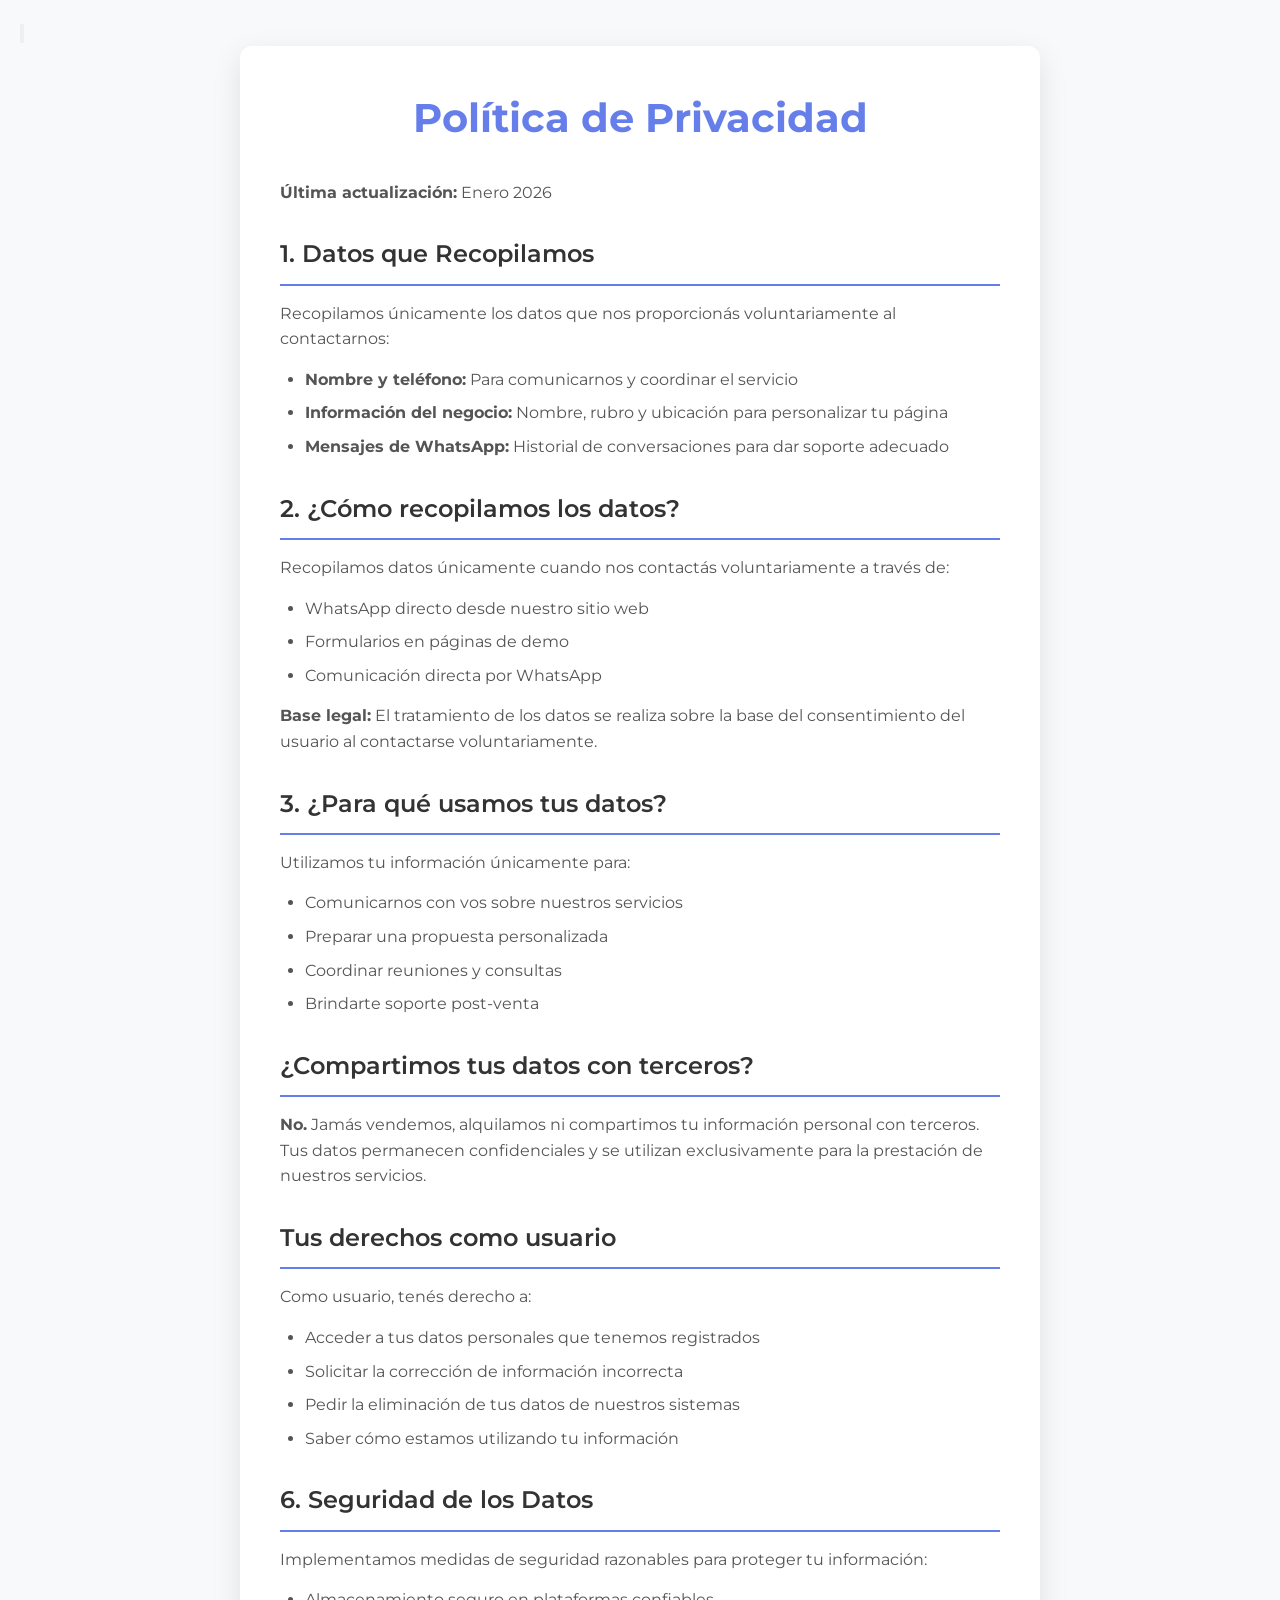
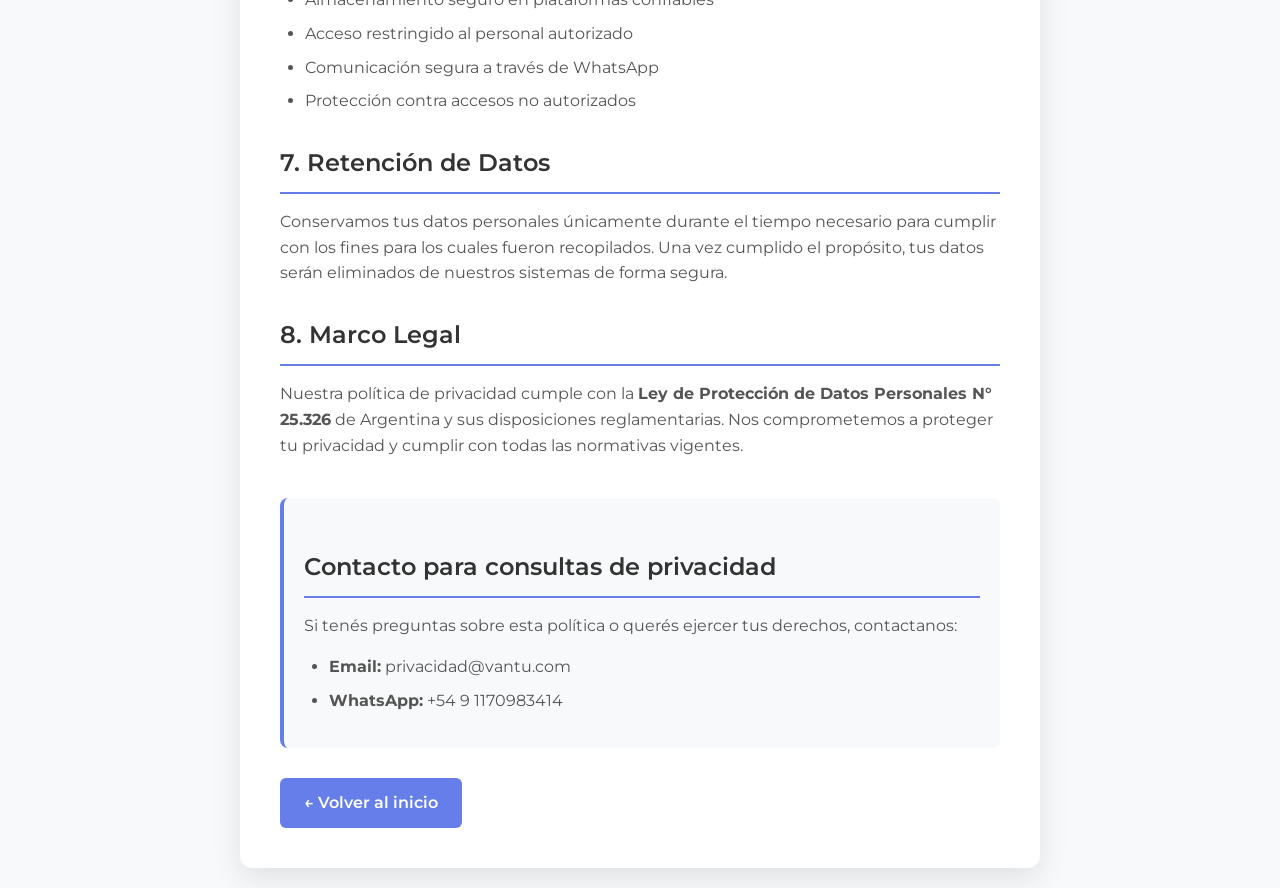
<file: privacidad.html>
<!DOCTYPE html>
<html lang="es">
<head>
    <meta charset="UTF-8">
    <meta name="viewport" content="width=device-width, initial-scale=1.0">
    <meta name="description" content="Política de Privacidad - Vantu Web Development">
    <title>Política de Privacidad - Vantu</title>
    
    <!-- Google Fonts -->
    <link rel="preconnect" href="https://fonts.googleapis.com">
    <link rel="preconnect" href="https://fonts.gstatic.com" crossorigin>
    <link href="https://fonts.googleapis.com/css2?family=Montserrat:wght@300;400;600;700&display=swap" rel="stylesheet">
    
    <!-- Favicon -->
    <link rel="icon" type="image/x-icon" href="assets/favicon.ico">
    
    <!-- Modo Oscuro -->
    <script src="dark-mode.js"></script>
    
    <style>
        * {
            margin: 0;
            padding: 0;
            box-sizing: border-box;
        }
        
        body {
            font-family: 'Montserrat', sans-serif;
            line-height: 1.6;
            color: #333;
            background-color: #f8f9fa;
            padding: 20px;
        }
        
        .container {
            max-width: 800px;
            margin: 0 auto;
            background: white;
            padding: 40px;
            border-radius: 12px;
            box-shadow: 0 10px 30px rgba(0,0,0,0.1);
        }
        
        h1 {
            color: #667eea;
            font-size: 2.5rem;
            font-weight: 700;
            margin-bottom: 30px;
            text-align: center;
        }
        
        h2 {
            color: #333;
            font-size: 1.5rem;
            font-weight: 600;
            margin: 30px 0 15px 0;
            padding-bottom: 10px;
            border-bottom: 2px solid #667eea;
        }
        
        p {
            margin-bottom: 15px;
            color: #555;
        }
        
        ul {
            margin: 15px 0;
            padding-left: 25px;
        }
        
        li {
            margin-bottom: 8px;
            color: #555;
        }
        
        .contact-section {
            margin-top: 40px;
            padding: 20px;
            background: #f8f9fa;
            border-radius: 8px;
            border-left: 4px solid #667eea;
        }
        
        .back-link {
            display: inline-block;
            margin-top: 30px;
            padding: 12px 24px;
            background: #667eea;
            color: white;
            text-decoration: none;
            border-radius: 6px;
            font-weight: 600;
            transition: all 0.3s ease;
        }
        
        .back-link:hover {
            background: #5a67d8;
            transform: translateY(-2px);
        }
        
        @media (max-width: 768px) {
            body {
                padding: 10px;
            }
            
            .container {
                padding: 20px;
            }
            
            h1 {
                font-size: 2rem;
            }
            
            h2 {
                font-size: 1.3rem;
            }
            
            .dark-mode-toggle {
                width: 45px;
                height: 45px;
            }
        }
        
        /* Modo Oscuro */
        body.dark-mode {
            background-color: #1a1a1a;
            color: #e5e5e5;
        }
        
        body.dark-mode .container {
            background-color: #2d2d2d;
        }
        
        body.dark-mode h1 {
            color: #ffffff;
        }
        
        body.dark-mode h2 {
            color: #e5e5e5;
            border-bottom-color: #404040;
        }
        
        body.dark-mode p {
            color: #a0a0a0;
        }
        
        body.dark-mode li {
            color: #a0a0a0;
        }
        
        body.dark-mode .contact-section {
            background-color: #2d2d2d;
            border-left-color: #404040;
        }
        
        body.dark-mode .back-link {
            background: #404040;
            color: #e5e5e5;
        }
        
        body.dark-mode .back-link:hover {
            background: #555555;
        }
    </style>
</head>
<body>
    
    <!-- Botón de Modo Nocturno -->
    <button id="dark-mode-toggle" class="dark-mode-toggle" onclick="toggleDarkMode()" title="Modo Nocturno">
        <svg viewBox="0 0 24 24" fill="currentColor" class="moon-icon">
            <path d="M21 12.79A9 9 0 1 1 11.21 3 7 7 0 0 0-9.79 9.79 9.79 0 0 0 9.79-9.79A9 9 0 0 0 21 12.79z"/>
        </svg>
        <svg viewBox="0 0 24 24" fill="currentColor" class="sun-icon" style="display: none;">
            <path d="M12 7c-2.76 0-5 2.24-5 5s2.24 5 5 5 5-2.24 5-5-2.24-5-5-5zm0-2c3.31 0 6 2.69 6 6s-2.69 6-6 6-6-2.69-6-6-6-2.69-6-6 6zm0 14c3.31 0 6-2.69 6-6s-2.69-6-6-6-6-2.69-6-6 6zm0-18c-3.31 0-6 2.69-6 6s2.69 6 6 6-2.69 6-6-6-2.69-6-6 6zm0 2c2.21 0 4 1.79 4 4s-1.79 4-4 4-1.79-4-4-1.79-4-4 4zm0 14c2.21 0 4 1.79 4 4s-1.79 4-4 4-1.79-4-4-1.79-4-4 4z"/>
        </svg>
    </button>
    <div class="container">
        <h1>Política de Privacidad</h1>
        
        <p><strong>Última actualización:</strong> Enero 2026</p>
        
        <h2>1. Datos que Recopilamos</h2>
        <p>Recopilamos únicamente los datos que nos proporcionás voluntariamente al contactarnos:</p>
        <ul>
            <li><strong>Nombre y teléfono:</strong> Para comunicarnos y coordinar el servicio</li>
            <li><strong>Información del negocio:</strong> Nombre, rubro y ubicación para personalizar tu página</li>
            <li><strong>Mensajes de WhatsApp:</strong> Historial de conversaciones para dar soporte adecuado</li>
        </ul>
        
        <h2>2. ¿Cómo recopilamos los datos?</h2>
        <p>Recopilamos datos únicamente cuando nos contactás voluntariamente a través de:</p>
        <ul>
            <li>WhatsApp directo desde nuestro sitio web</li>
            <li>Formularios en páginas de demo</li>
            <li>Comunicación directa por WhatsApp</li>
        </ul>
        
        <p><strong>Base legal:</strong> El tratamiento de los datos se realiza sobre la base del consentimiento del usuario al contactarse voluntariamente.</p>
        
        <h2>3. ¿Para qué usamos tus datos?</h2>
        <p>Utilizamos tu información únicamente para:</p>
        <ul>
            <li>Comunicarnos con vos sobre nuestros servicios</li>
            <li>Preparar una propuesta personalizada</li>
            <li>Coordinar reuniones y consultas</li>
            <li>Brindarte soporte post-venta</li>
        </ul>
        
        <h2>¿Compartimos tus datos con terceros?</h2>
        <p><strong>No.</strong> Jamás vendemos, alquilamos ni compartimos tu información personal con terceros. Tus datos permanecen confidenciales y se utilizan exclusivamente para la prestación de nuestros servicios.</p>
        
        <h2>Tus derechos como usuario</h2>
        <p>Como usuario, tenés derecho a:</p>
        <ul>
            <li>Acceder a tus datos personales que tenemos registrados</li>
            <li>Solicitar la corrección de información incorrecta</li>
            <li>Pedir la eliminación de tus datos de nuestros sistemas</li>
            <li>Saber cómo estamos utilizando tu información</li>
        </ul>
        
        <h2>6. Seguridad de los Datos</h2>
        <p>Implementamos medidas de seguridad razonables para proteger tu información:</p>
        <ul>
            <li>Almacenamiento seguro en plataformas confiables</li>
            <li>Acceso restringido al personal autorizado</li>
            <li>Comunicación segura a través de WhatsApp</li>
            <li>Protección contra accesos no autorizados</li>
        </ul>
        
        <h2>7. Retención de Datos</h2>
        <p>Conservamos tus datos personales únicamente durante el tiempo necesario para cumplir con los fines para los cuales fueron recopilados. Una vez cumplido el propósito, tus datos serán eliminados de nuestros sistemas de forma segura.</p>
        
        <h2>8. Marco Legal</h2>
        <p>Nuestra política de privacidad cumple con la <strong>Ley de Protección de Datos Personales N° 25.326</strong> de Argentina y sus disposiciones reglamentarias. Nos comprometemos a proteger tu privacidad y cumplir con todas las normativas vigentes.</p>
        
        <div class="contact-section">
            <h2>Contacto para consultas de privacidad</h2>
            <p>Si tenés preguntas sobre esta política o querés ejercer tus derechos, contactanos:</p>
            <ul>
                <li><strong>Email:</strong> privacidad@vantu.com</li>
                <li><strong>WhatsApp:</strong> +54 9 1170983414</li>
            </ul>
        </div>
        
        <a href="index.html" class="back-link">← Volver al inicio</a>
    </div>
</body>
</html>
</file>
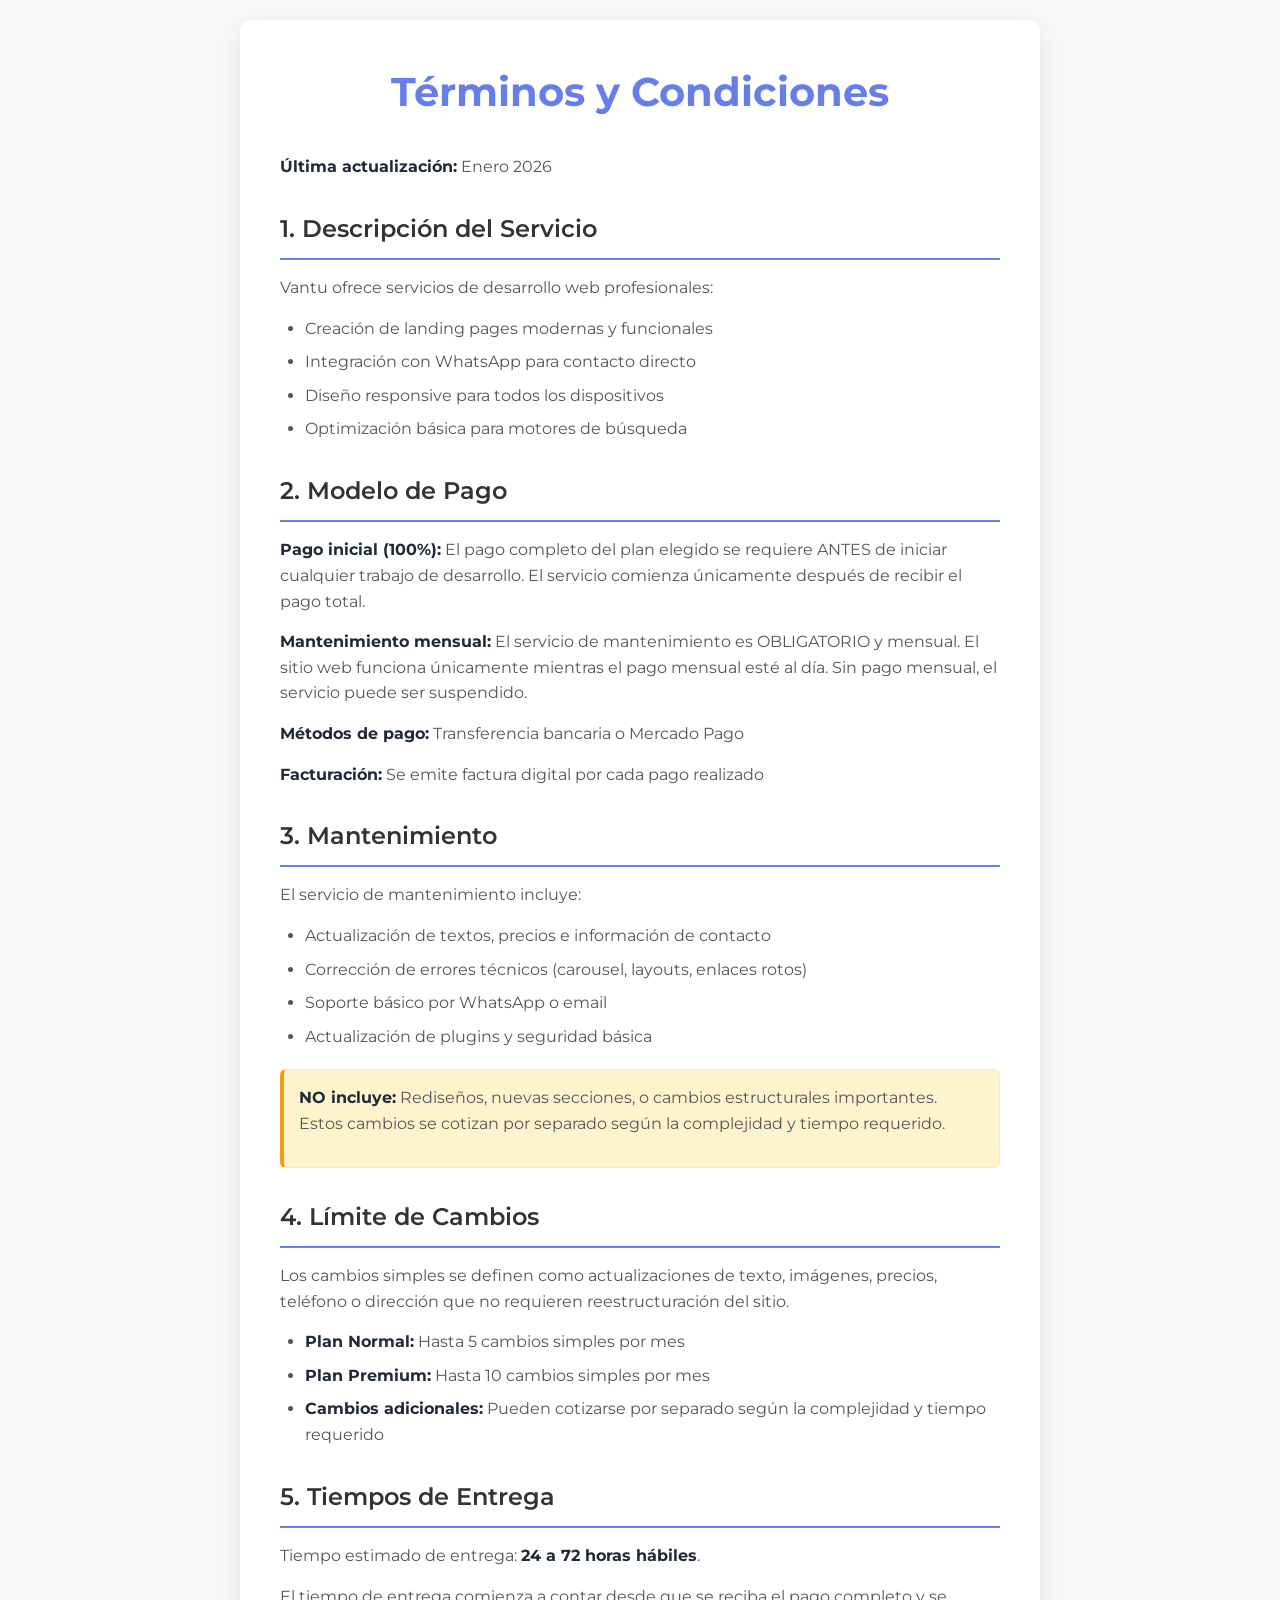
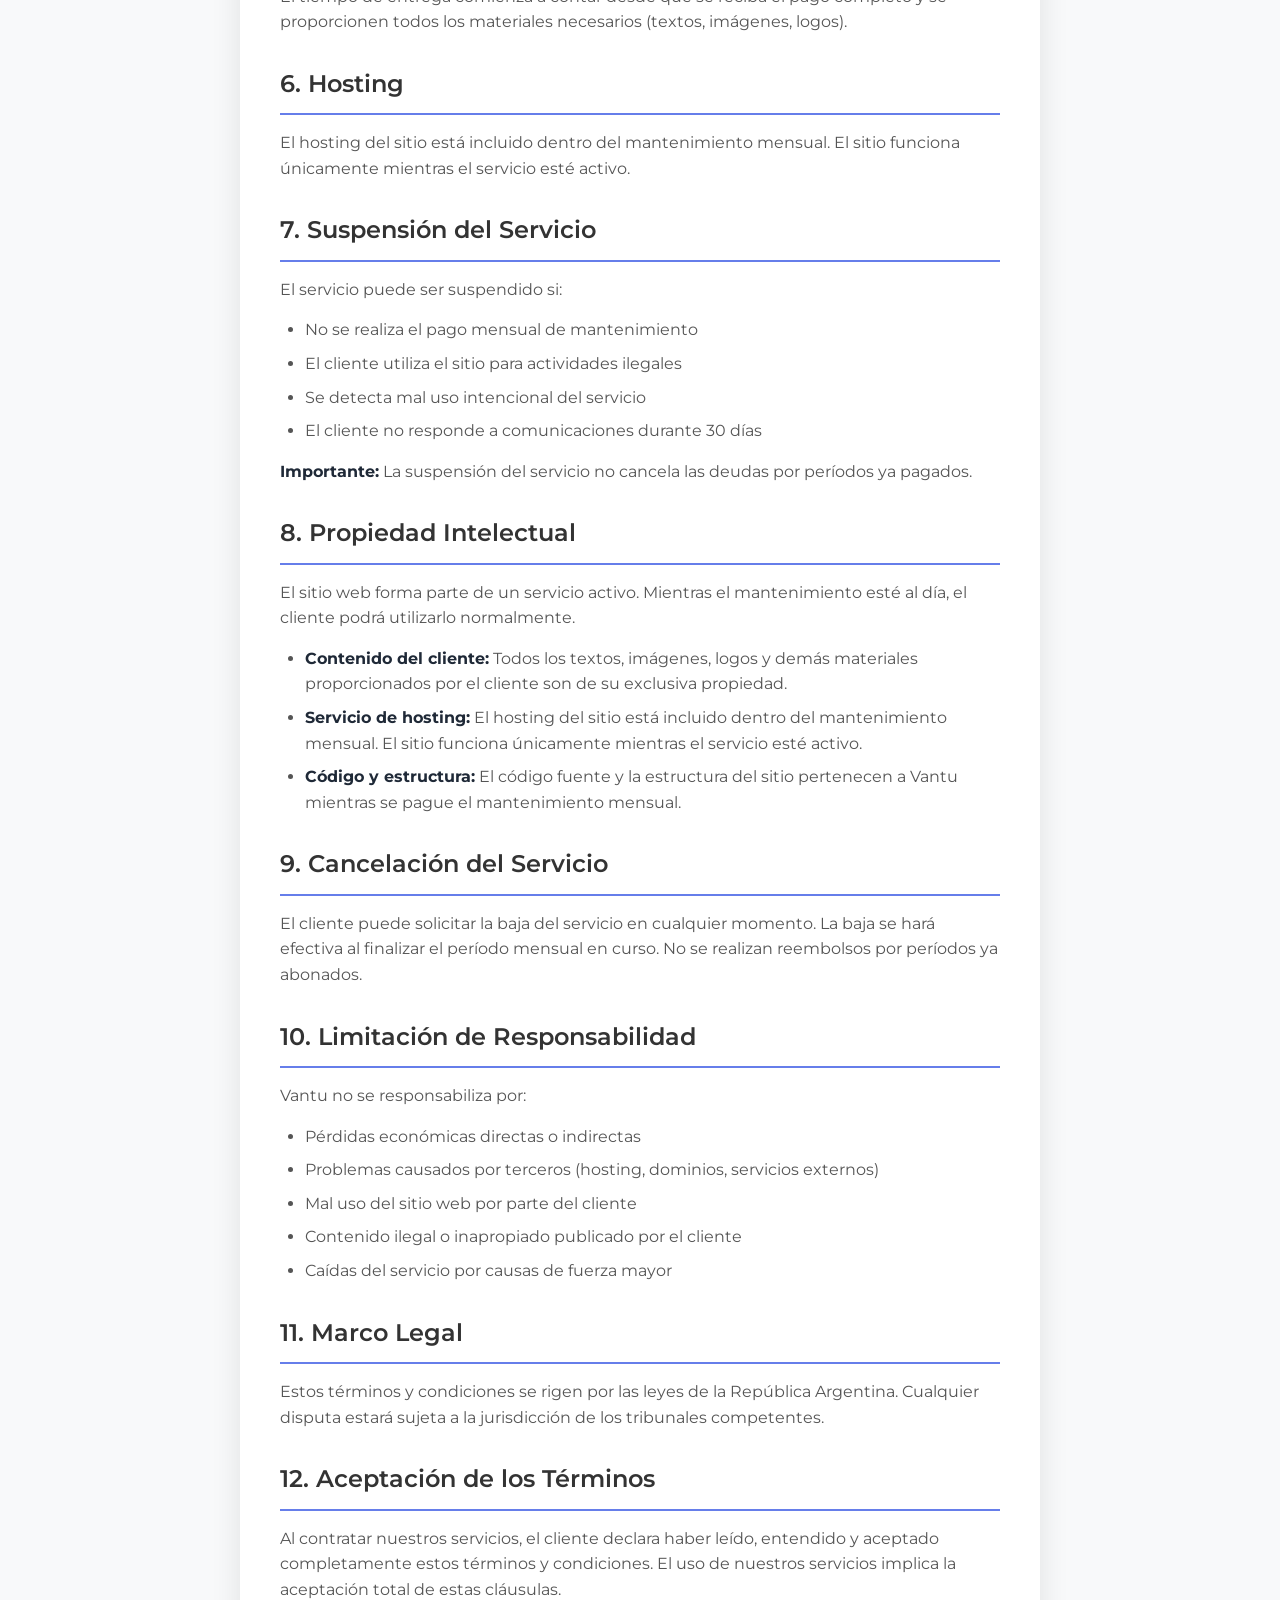
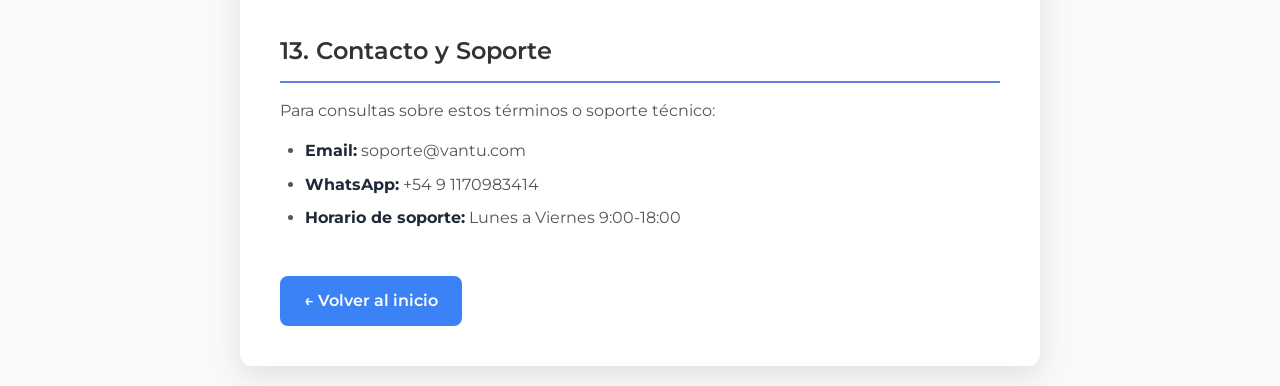
<file: terminos.html>
<!DOCTYPE html>
<html lang="es">
<head>
    <meta charset="UTF-8">
    <meta name="viewport" content="width=device-width, initial-scale=1.0">
    <meta name="description" content="Términos y Condiciones - Vantu Web Development">
    <title>Términos y Condiciones - Vantu</title>
    
    <!-- Google Fonts -->
    <link rel="preconnect" href="https://fonts.googleapis.com">
    <link rel="preconnect" href="https://fonts.gstatic.com" crossorigin>
    <link href="https://fonts.googleapis.com/css2?family=Montserrat:wght@300;400;600;700&display=swap" rel="stylesheet">
    
    <!-- Favicon -->
    <link rel="icon" type="image/x-icon" href="assets/favicon.ico">
    
    <!-- Modo Oscuro -->
    <script src="dark-mode.js"></script>
    
    <style>
        * {
            margin: 0;
            padding: 0;
            box-sizing: border-box;
        }
        
        body {
            font-family: 'Montserrat', sans-serif;
            line-height: 1.6;
            color: #333;
            background-color: #f8f9fa;
            padding: 20px;
        }
        
        .container {
            max-width: 800px;
            margin: 0 auto;
            background: white;
            padding: 40px;
            border-radius: 12px;
            box-shadow: 0 10px 30px rgba(0,0,0,0.1);
        }
        
        h1 {
            color: #667eea;
            font-size: 2.5rem;
            font-weight: 700;
            margin-bottom: 30px;
            text-align: center;
        }
        
        h2 {
            color: #333;
            font-size: 1.5rem;
            font-weight: 600;
            margin: 30px 0 15px 0;
            padding-bottom: 10px;
            border-bottom: 2px solid #667eea;
        }
        
        p {
            margin-bottom: 15px;
            color: #555;
        }
        
        ul {
            margin: 15px 0;
            padding-left: 25px;
        }
        
        li {
            margin-bottom: 8px;
            color: #555;
        }
        
        .warning {
            background: #fff3cd;
            border: 1px solid #ffeaa7;
            border-radius: 6px;
            padding: 15px;
            margin: 20px 0;
            border-left: 4px solid #f39c12;
        }
        
        .contact-section {
            margin-top: 40px;
            padding: 20px;
            background: #f8f9fa;
            border-radius: 8px;
            border-left: 4px solid #667eea;
        }
        
        .back-link {
            display: inline-block;
            background: #3b82f6;
            color: white;
            padding: 12px 24px;
            border-radius: 8px;
            text-decoration: none;
            font-weight: 600;
            margin-top: 30px;
            transition: all 0.3s ease;
        }
        
        .back-link:hover {
            background: #2563eb;
            transform: translateY(-2px);
        }
        
        strong {
            color: #1f2937;
        }
    </style>
</head>
<body>
    <div class="container">
        <h1>Términos y Condiciones</h1>
        
        <p><strong>Última actualización:</strong> Enero 2026</p>
        
        <h2>1. Descripción del Servicio</h2>
        <p>Vantu ofrece servicios de desarrollo web profesionales:</p>
        <ul>
            <li>Creación de landing pages modernas y funcionales</li>
            <li>Integración con WhatsApp para contacto directo</li>
            <li>Diseño responsive para todos los dispositivos</li>
            <li>Optimización básica para motores de búsqueda</li>
        </ul>
        
        <h2>2. Modelo de Pago</h2>
        <p><strong>Pago inicial (100%):</strong> El pago completo del plan elegido se requiere ANTES de iniciar cualquier trabajo de desarrollo. El servicio comienza únicamente después de recibir el pago total.</p>
        <p><strong>Mantenimiento mensual:</strong> El servicio de mantenimiento es OBLIGATORIO y mensual. El sitio web funciona únicamente mientras el pago mensual esté al día. Sin pago mensual, el servicio puede ser suspendido.</p>
        <p><strong>Métodos de pago:</strong> Transferencia bancaria o Mercado Pago</p>
        <p><strong>Facturación:</strong> Se emite factura digital por cada pago realizado</p>
        
        <h2>3. Mantenimiento</h2>
        <p>El servicio de mantenimiento incluye:</p>
        <ul>
            <li>Actualización de textos, precios e información de contacto</li>
            <li>Corrección de errores técnicos (carousel, layouts, enlaces rotos)</li>
            <li>Soporte básico por WhatsApp o email</li>
            <li>Actualización de plugins y seguridad básica</li>
        </ul>
        
        <div class="warning">
            <p><strong>NO incluye:</strong> Rediseños, nuevas secciones, o cambios estructurales importantes. Estos cambios se cotizan por separado según la complejidad y tiempo requerido.</p>
        </div>
        
        <h2>4. Límite de Cambios</h2>
        <p>Los cambios simples se definen como actualizaciones de texto, imágenes, precios, teléfono o dirección que no requieren reestructuración del sitio.</p>
        <ul>
            <li><strong>Plan Normal:</strong> Hasta 5 cambios simples por mes</li>
            <li><strong>Plan Premium:</strong> Hasta 10 cambios simples por mes</li>
            <li><strong>Cambios adicionales:</strong> Pueden cotizarse por separado según la complejidad y tiempo requerido</li>
        </ul>
        
        <h2>5. Tiempos de Entrega</h2>
        <p>Tiempo estimado de entrega: <strong>24 a 72 horas hábiles</strong>.</p>
        <p>El tiempo de entrega comienza a contar desde que se reciba el pago completo y se proporcionen todos los materiales necesarios (textos, imágenes, logos).</p>
        
        <h2>6. Hosting</h2>
        <p>El hosting del sitio está incluido dentro del mantenimiento mensual. El sitio funciona únicamente mientras el servicio esté activo.</p>
        
        <h2>7. Suspensión del Servicio</h2>
        <p>El servicio puede ser suspendido si:</p>
        <ul>
            <li>No se realiza el pago mensual de mantenimiento</li>
            <li>El cliente utiliza el sitio para actividades ilegales</li>
            <li>Se detecta mal uso intencional del servicio</li>
            <li>El cliente no responde a comunicaciones durante 30 días</li>
        </ul>
        <p><strong>Importante:</strong> La suspensión del servicio no cancela las deudas por períodos ya pagados.</p>
        
        <h2>8. Propiedad Intelectual</h2>
        <p>El sitio web forma parte de un servicio activo. Mientras el mantenimiento esté al día, el cliente podrá utilizarlo normalmente.</p>
        <ul>
            <li><strong>Contenido del cliente:</strong> Todos los textos, imágenes, logos y demás materiales proporcionados por el cliente son de su exclusiva propiedad.</li>
            <li><strong>Servicio de hosting:</strong> El hosting del sitio está incluido dentro del mantenimiento mensual. El sitio funciona únicamente mientras el servicio esté activo.</li>
            <li><strong>Código y estructura:</strong> El código fuente y la estructura del sitio pertenecen a Vantu mientras se pague el mantenimiento mensual.</li>
        </ul>
        
        <h2>9. Cancelación del Servicio</h2>
        <p>El cliente puede solicitar la baja del servicio en cualquier momento. La baja se hará efectiva al finalizar el período mensual en curso. No se realizan reembolsos por períodos ya abonados.</p>
        
        <h2>10. Limitación de Responsabilidad</h2>
        <p>Vantu no se responsabiliza por:</p>
        <ul>
            <li>Pérdidas económicas directas o indirectas</li>
            <li>Problemas causados por terceros (hosting, dominios, servicios externos)</li>
            <li>Mal uso del sitio web por parte del cliente</li>
            <li>Contenido ilegal o inapropiado publicado por el cliente</li>
            <li>Caídas del servicio por causas de fuerza mayor</li>
        </ul>
        
        <h2>11. Marco Legal</h2>
        <p>Estos términos y condiciones se rigen por las leyes de la República Argentina. Cualquier disputa estará sujeta a la jurisdicción de los tribunales competentes.</p>
        
        <h2>12. Aceptación de los Términos</h2>
        <p>Al contratar nuestros servicios, el cliente declara haber leído, entendido y aceptado completamente estos términos y condiciones. El uso de nuestros servicios implica la aceptación total de estas cláusulas.</p>
        
        <h2>13. Contacto y Soporte</h2>
        <p>Para consultas sobre estos términos o soporte técnico:</p>
        <ul>
            <li><strong>Email:</strong> soporte@vantu.com</li>
            <li><strong>WhatsApp:</strong> +54 9 1170983414</li>
            <li><strong>Horario de soporte:</strong> Lunes a Viernes 9:00-18:00</li>
        </ul>
        
        <a href="index.html" class="back-link">← Volver al inicio</a>
    </div>
</body>
</html>
</file>
